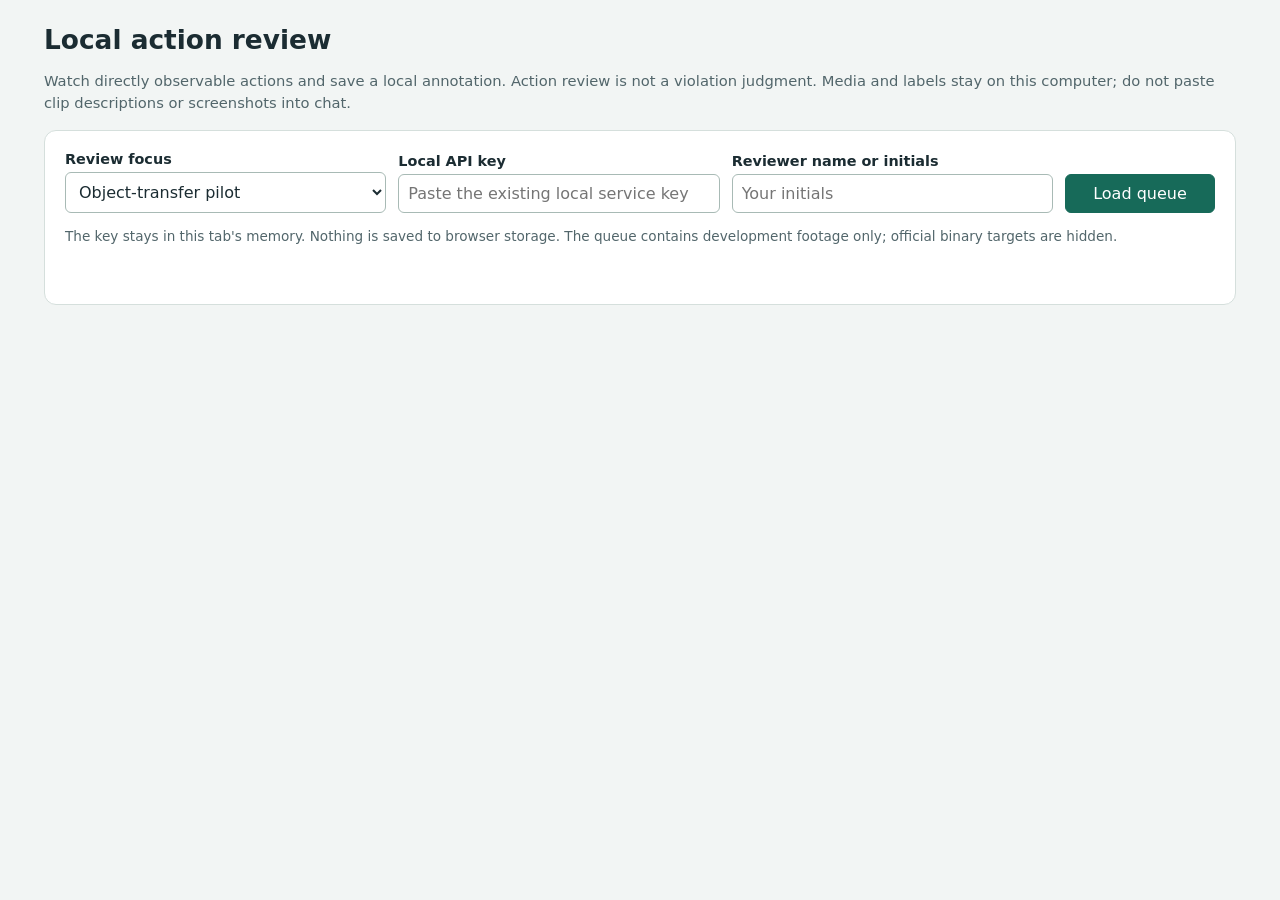
<file: app/action_review.html>
<!doctype html>
<html lang="en">
<head>
  <meta charset="utf-8">
  <meta name="viewport" content="width=device-width,initial-scale=1">
  <title>Local action review</title>
  <style>
    :root{color-scheme:light;font-family:system-ui,sans-serif;color:#1b2c32;background:#f2f5f4}
    *{box-sizing:border-box}body{max-width:1240px;margin:0 auto;padding:24px}h1{font-size:1.65rem;margin:0 0 8px}
    h2{font-size:1.1rem;margin-top:0}p{line-height:1.5}.muted{color:#52666b;font-size:.92rem}
    .panel{background:white;border:1px solid #d5dfdc;border-radius:12px;padding:20px;margin-top:16px}
    .row{display:flex;flex-wrap:wrap;gap:12px;align-items:end}.row>*{flex:1;min-width:130px}
    label{display:block;font-size:.9rem;font-weight:600;margin-bottom:5px}input,select,button{font:inherit;border-radius:6px;padding:9px;border:1px solid #a8bab5;width:100%;background:white;color:inherit}
    button{background:#176a59;color:white;cursor:pointer;border-color:#176a59}button.secondary{background:#eef5f2;color:#185646}button:disabled{opacity:.55;cursor:default}
    input[type=checkbox]{width:auto;margin:0 8px 0 0}input[type=password]{min-width:230px}
    .layout{display:grid;grid-template-columns:minmax(280px,.9fr) minmax(380px,1.1fr);gap:20px}
    video{width:100%;height:500px;background:#142527;border-radius:8px;object-fit:contain}.actions{margin:14px 0}
    .action{display:grid;grid-template-columns:1fr 150px;gap:10px;align-items:center;padding:8px 0;border-bottom:1px solid #edf0ef}.action label{font-weight:400;margin:0}
    #message{min-height:24px;line-height:1.5}.error{color:#a52b25}.success{color:#166347}.check{font-weight:400;line-height:1.45}
    #workspace[hidden]{display:none}.summary{white-space:pre-wrap;font:inherit}.small{font-size:.85rem}
    @media(max-width:800px){body{padding:14px}.layout{grid-template-columns:1fr}video{height:400px}}
  </style>
</head>
<body>
  <h1>Local action review</h1>
  <p class="muted">Watch directly observable actions and save a local annotation. Action review is not a violation judgment. Media and labels stay on this computer; do not paste clip descriptions or screenshots into chat.</p>
  <section class="panel">
    <div class="row">
      <div><label for="mode">Review focus</label><select id="mode"><option value="transfer">Object-transfer pilot</option><option value="general">All action labels</option><option value="pretrained">Pretrained probe (read only)</option></select></div>
      <div><label for="key">Local API key</label><input id="key" type="password" autocomplete="off" spellcheck="false" placeholder="Paste the existing local service key"></div>
      <div><label for="reviewer">Reviewer name or initials</label><input id="reviewer" autocomplete="off" maxlength="64" placeholder="Your initials"></div>
      <div style="flex:0 1 150px"><button id="connect">Load queue</button></div>
    </div>
    <p class="muted small">The key stays in this tab's memory. Nothing is saved to browser storage. The queue contains development footage only; official binary targets are hidden.</p>
    <div id="message" role="status" aria-live="polite"></div>
  </section>
  <main id="workspace" hidden>
    <section class="panel">
      <div class="row">
        <div style="flex:3"><label for="task">Development review task</label><select id="task"></select></div>
        <div style="flex:0 1 140px"><button id="next" class="secondary">Next unreviewed</button></div>
      </div>
      <p id="taskInfo" class="muted"></p>
      <div class="layout">
        <div>
          <video id="video" controls preload="metadata" playsinline></video>
          <div class="row" style="margin-top:10px">
            <button id="anchor" class="secondary">Go to anchor</button>
            <button id="back" class="secondary">Back 2 seconds</button>
            <button id="forward" class="secondary">Forward 2 seconds</button>
          </div>
          <p id="playbackHint" class="muted small">The anchor marks an existing annotation or a review starting point, not a verified action boundary. Watch the interval before labeling; extend it when needed.</p>
        </div>
        <div>
          <div id="pretrainedFields" hidden>
            <h2>Unverified pretrained predictions</h2>
            <p class="muted small">These are uncalibrated scores among 600 pretrained classes, not verified actions, bank-specific confidence or violation findings. No annotation is created. Only the selected training recordings appear here.</p>
            <label for="probeWindow">Video window</label><select id="probeWindow"></select>
            <button id="seekProbe" class="secondary" style="margin-top:8px">Play from selected window</button>
            <label for="probeClass" style="margin-top:14px">Pretrained target class</label><select id="probeClass"></select>
            <button id="strongestProbe" class="secondary" style="margin-top:8px">Show strongest model window (unverified)</button>
            <div id="probePredictions" class="summary muted" style="margin-top:14px"></div>
          </div>
          <div id="annotationFields">
          <h2>Observed interval</h2>
          <p id="proposal" class="muted small" hidden></p>
          <div class="row">
            <div><label for="start">Start (seconds)</label><input id="start" type="number" min="0" step="0.1"></div>
            <div><label for="end">End (seconds)</label><input id="end" type="number" min="0" step="0.1"></div>
          </div>
          <div class="row" style="margin-top:8px">
            <button id="setStart" class="secondary">Set start from player</button>
            <button id="setEnd" class="secondary">Set end from player</button>
          </div>
          <p><label class="check"><input id="entire" type="checkbox">I watched the entire clip; use full-clip coverage.</label></p>
          <label for="visibility">Visibility in the selected interval</label>
          <select id="visibility"><option value="clear">Clear</option><option value="partial">Partial / occluded</option><option value="unobservable">Cannot observe reliably</option></select>
          <div id="transferFields" hidden>
            <p id="transferDefinition" class="muted small"></p>
            <label for="transferChoice">What happens in the watched interval?</label>
            <select id="transferChoice"></select>
            <p class="muted small">For a transfer, mark the whole exchange in at most 8 seconds. For a no-transfer example, watch at least 8 complete seconds. Unclear or hidden exchanges belong in “I cannot tell”.</p>
            <div id="evidenceFields" hidden>
              <label for="evidence">Supporting frame (seconds)</label><input id="evidence" type="number" min="0" step="0.01" placeholder="Choose a supporting frame">
              <button id="setEvidence" class="secondary" style="margin-top:8px">Use current player frame</button>
              <p><label class="check"><input id="evidenceConfirmed" type="checkbox">This frame visibly supports the exchange between two people.</label></p>
            </div>
            <p id="absenceField" hidden><label class="check"><input id="absenceConfirmed" type="checkbox">I checked the complete selected interval and saw no transfer between people.</label></p>
          </div>
          <div id="actions" class="actions"></div>
          <p id="generalHint" class="muted small">Present = directly observed. Absent = watched the complete selected interval and did not observe it. Unknown = not checked or unclear. A routine action can occur in either official video class.</p>
          <label id="statusLabel" for="status">Review outcome</label>
          <select id="status"><option value="verified">Human reviewed</option><option value="ambiguous">Ambiguous / needs another review</option></select>
          <p><label class="check"><input id="watched" type="checkbox">I watched the selected coverage and checked these action labels.</label></p>
          <button id="save">Save local review</button>
          <p id="saved" class="muted small" aria-live="polite"></p>
          </div>
        </div>
      </div>
    </section>
    <section class="panel"><h2>Review progress</h2><div id="summary" class="summary muted"></div></section>
  </main>
<script>
'use strict';
const $ = id => document.getElementById(id);
let tasks = [], vocabulary = [], selected = null, objectUrl = null, loadToken = 0;
let mediaController = null, clearMediaListeners = null;
let playableTaskId = null, saving = false;
let reviewMode = 'transfer';
if(window.location.hash==='#pretrained')$('mode').value='pretrained';
const player = $('video');
const reviewBase = () => '/api/review'+(reviewMode==='general'?'':'/'+reviewMode);
function message(text, isError=false) { $('message').textContent=text; $('message').className=isError?'error':'success'; }
function updateSaveState() { $('save').disabled=reviewMode==='pretrained'||saving||!selected||playableTaskId!==selected.task_id; }
async function api(path, options={}) {
  const headers={...(options.headers||{}),'X-API-Key':$('key').value.trim()};
  const response=await fetch(path,{...options,headers,cache:'no-store',credentials:'omit'});
  if(!response.ok) {
    let detail='Local request failed ('+response.status+').';
    try { const body=await response.json(); if(typeof body.detail==='string')detail=body.detail; } catch(_) {}
    throw new Error(detail);
  }
  return response;
}
function taskText(task,index) {
  return 'Task '+String(index+1).padStart(2,'0')+' · '+task.task_id.slice(0,8)+' · '+(task.pool?task.pool+' pool · ':'')+task.duration_sec.toFixed(1)+' sec · '+task.review_status;
}
function drawTasks() {
  $('task').replaceChildren(...tasks.map((task,index)=>{
    const option=document.createElement('option'); option.value=task.task_id; option.textContent=taskText(task,index);return option;
  }));
  if(selected)$('task').value=selected.task_id;
}
function drawActions() {
  $('actions').replaceChildren(...vocabulary.map(action=>{
    const row=document.createElement('div');row.className='action';
    const label=document.createElement('label');label.htmlFor='action-'+action.action_id;label.textContent=action.label;
    const select=document.createElement('select');select.id=label.htmlFor;select.dataset.actionId=action.action_id;
    for(const [value,text] of [['unknown','Unknown'],['present','Present'],['absent','Absent']]) {
      const option=document.createElement('option');option.value=value;option.textContent=text;select.append(option);
    }
    row.append(label,select);return row;
  }));
}
function drawProbeWindow() {
  if(reviewMode!=='pretrained'||!selected)return;
  const window=selected.windows[Number($('probeWindow').value)];
  $('probePredictions').textContent=window.predictions.map(item=>item.label+': uncalibrated softmax '+
    item.score.toPrecision(4)+' · rank '+item.rank_1based+' / 600').join('\n');
}
async function refreshSummary() {
  const data=await (await api(reviewBase()+'/summary')).json();
  if(reviewMode==='pretrained'){
    $('summary').textContent=data.train_recordings+' training recordings · '+data.windows+' analyzed windows.\n'+
      'Blind recordings: '+data.blind_recordings+'; holdout recordings: '+data.holdout_recordings+'.\n'+
      'Read-only model predictions. Verified labels created: 0. No action-accuracy score is established.';
    return;
  }
  if(reviewMode==='transfer'){
    $('summary').textContent='Reviewed '+data.human_reviewed_tasks+' / '+data.tasks+' tasks; '+data.ambiguous_tasks+' uncertain.\n'+
      ['train','blind'].map(pool=>pool+' pool: '+data.pools[pool].positive_groups+' transfer recordings, '+data.pools[pool].hard_negative_groups+' relocation/contact counterexample recordings. Need 4 of each from 8 distinct recordings.').join('\n')+
      '\nBackground reviews are saved but do not fill the hard-counterexample quota. These counts are not a final balanced selection.';
    return;
  }
  // The summary endpoint returns aggregate counts only.
  $('summary').textContent=Object.entries(data).map(([key,value])=>key.replaceAll('_',' ')+': '+(typeof value==='object'?JSON.stringify(value):value)).join('\n');
}
async function chooseTask(taskId) {
  const token=++loadToken;
  if(mediaController)mediaController.abort();
  mediaController=new AbortController();
  if(clearMediaListeners){clearMediaListeners();clearMediaListeners=null;}
  playableTaskId=null;updateSaveState();
  player.pause();player.removeAttribute('src');player.load();
  if(objectUrl){URL.revokeObjectURL(objectUrl);objectUrl=null;}
  selected=tasks.find(task=>task.task_id===taskId);
  if(!selected)return;
  const probe=reviewMode==='pretrained';
  $('annotationFields').hidden=probe;$('pretrainedFields').hidden=!probe;
  $('next').textContent=probe?'Next recording':'Next unreviewed';
  $('playbackHint').textContent=probe?'Select a model window to seek the original video. Predictions remain unverified and cannot be saved as labels here.':
    'The anchor marks an existing annotation or a review starting point, not a verified action boundary. Watch the interval before labeling; extend it when needed.';
  if(probe){
    $('probeWindow').replaceChildren(...selected.windows.map((window,index)=>{
      const option=document.createElement('option');option.value=index;
      option.textContent=window.start_sec.toFixed(2)+'–'+window.end_sec.toFixed(2)+' seconds';return option;
    }));
    $('probeClass').replaceChildren(...selected.windows[0].predictions.map(item=>{
      const option=document.createElement('option');option.value=item.label;option.textContent=item.label;return option;
    }));
    drawProbeWindow();
  }
  drawActions();$('watched').checked=false;$('entire').checked=false;$('visibility').value='clear';$('status').value='verified';$('saved').textContent='';
  $('start').value=selected.interval.start_sec.toFixed(2);$('end').value=String(selected.interval.end_sec);
  $('start').max=selected.duration_sec;$('end').max=selected.duration_sec;
  $('start').disabled=false;$('end').disabled=false;
  $('anchor').disabled=selected.anchor_sec===null;
  $('taskInfo').textContent='Task '+selected.task_id+' · Duration '+selected.duration_sec.toFixed(2)+' seconds. '+(selected.ambiguous_anchor?'Multiple official anchors disagree; each remains a separate review task. ':'')+'Current status: '+selected.review_status+'.';
  $('transferFields').hidden=reviewMode!=='transfer';
  for(const id of ['actions','generalHint','statusLabel','status'])$(id).hidden=reviewMode==='transfer';
  $('transferChoice').value='';$('evidence').value='';$('evidenceConfirmed').checked=false;$('absenceConfirmed').checked=false;
  $('evidenceFields').hidden=true;$('absenceField').hidden=true;
  if(reviewMode==='transfer'&&selected.human_review){
    const previous=selected.human_review;
    $('transferChoice').value=previous.choice;$('start').value=previous.interval.start_sec;$('end').value=previous.interval.end_sec;
    $('visibility').value=previous.visibility;$('evidence').value=previous.evidence_sec??'';
    $('entire').checked=previous.coverage==='entire_clip';$('start').disabled=$('end').disabled=$('entire').checked;
    updateTransferChoice();
  }
  $('proposal').hidden=!selected.proposal;
  if(selected.proposal){const proposed=selected.proposal.actions.map(action=>(vocabulary.find(item=>item.action_id===action.action_id)?.label||action.action_id)+': '+action.presence).join('; ');$('proposal').textContent='Unverified local model proposal ('+selected.proposal.model_id+'): '+proposed+'. Check the footage independently; form values are not filled from this proposal.';}
  updateSaveState();message('Loading local media…');
  try {
    const response=await api(reviewBase()+'/media/'+encodeURIComponent(selected.task_id),{signal:mediaController.signal});
    const blob=await response.blob();
    if(token!==loadToken)return;
    const mediaTaskId=selected.task_id;
    const current=()=>token===loadToken&&selected?.task_id===mediaTaskId;
    const metadata=()=>{
      if(!current())return;
      const start=Number($('start').value);
      if(Number.isFinite(start))player.currentTime=Math.max(0,Math.min(player.duration,start));
    };
    const canPlay=()=>{
      if(!current()||player.error||player.readyState<3)return;
      playableTaskId=mediaTaskId;updateSaveState();
      message(probe?'Ready. Inspect the unverified predictions alongside the original video.':'Ready. Watch the selected interval and mark only what is observable.');
    };
    const playbackError=()=>{
      if(!current())return;
      playableTaskId=null;updateSaveState();
      const reasons={1:'Playback was interrupted.',2:'The browser could not read the local media.',3:'The browser could not decode this video.',4:'This browser does not support this video format.'};
      message((reasons[player.error?.code]||'Local video playback failed.')+' Review saving is disabled. Try loading the task again or use a browser with H.264 video support.',true);
    };
    player.addEventListener('loadedmetadata',metadata);
    player.addEventListener('canplay',canPlay);
    player.addEventListener('error',playbackError);
    clearMediaListeners=()=>{
      player.removeEventListener('loadedmetadata',metadata);
      player.removeEventListener('canplay',canPlay);
      player.removeEventListener('error',playbackError);
    };
    objectUrl=URL.createObjectURL(blob);player.src=objectUrl;player.load();
    message('Checking local video playback…');
  } catch(error) {if(error.name!=='AbortError')message(error.message,true);}
}
$('connect').addEventListener('click',async()=>{
  $('connect').disabled=true;
  try {
    reviewMode=$('mode').value;
    const data=await (await api(reviewBase()+'/tasks')).json();tasks=data.tasks;vocabulary=data.actions;
    $('transferDefinition').textContent=data.definition||'';
    $('transferChoice').replaceChildren(...[{value:'',label:'Choose after watching'},...(data.choices||[])].map(item=>{
      const option=document.createElement('option');option.value=item.value;option.textContent=item.label;return option;
    }));
    drawTasks();$('workspace').hidden=false;await refreshSummary();
    const first=tasks.find(task=>task.review_status!=='verified')||tasks[0];
    if(first){$('task').value=first.task_id;await chooseTask(first.task_id);}else message('No development review tasks are available.');
  } catch(error){message(error.message,true);}finally{$('connect').disabled=false;}
});
$('mode').addEventListener('change',()=>{
  ++loadToken;if(mediaController)mediaController.abort();player.pause();player.removeAttribute('src');player.load();
  if(objectUrl){URL.revokeObjectURL(objectUrl);objectUrl=null;}
  selected=null;playableTaskId=null;tasks=[];$('workspace').hidden=true;updateSaveState();
  message('Click Load queue to open this review focus.');
});
function updateTransferChoice(){
  const value=$('transferChoice').value;
  $('evidenceFields').hidden=value!=='transfer';
  $('absenceField').hidden=!['same_person_relocation','contact_only','background'].includes(value);
  $('evidenceConfirmed').checked=false;$('absenceConfirmed').checked=false;
}
$('transferChoice').addEventListener('change',updateTransferChoice);
$('setEvidence').addEventListener('click',()=>{$('evidence').value=player.currentTime.toFixed(2);$('evidenceConfirmed').checked=false;});
$('task').addEventListener('change',()=>chooseTask($('task').value));
$('probeWindow').addEventListener('change',drawProbeWindow);
$('strongestProbe').addEventListener('click',()=>{
  if(reviewMode!=='pretrained'||!selected)return;
  const label=$('probeClass').value;
  const score=window=>window.predictions.find(item=>item.label===label).score;
  let best=0;selected.windows.forEach((window,index)=>{if(score(window)>score(selected.windows[best]))best=index;});
  $('probeWindow').value=String(best);drawProbeWindow();
  if(playableTaskId===selected.task_id)player.currentTime=selected.windows[best].start_sec;
  message('Model-selected window, unverified. A higher score does not establish that the action happened.');
});
$('seekProbe').addEventListener('click',()=>{
  if(reviewMode!=='pretrained'||!selected||playableTaskId!==selected.task_id)return;
  player.currentTime=selected.windows[Number($('probeWindow').value)].start_sec;
  player.play().catch(()=>message('Press Play in the video player.'));
});
$('next').addEventListener('click',()=>{
  if(!tasks.length)return;const index=tasks.findIndex(task=>task.task_id===selected?.task_id);
  if(reviewMode==='pretrained'){const task=tasks[(index+1)%tasks.length];$('task').value=task.task_id;chooseTask(task.task_id);return;}
  let next=null;for(let step=1;step<=tasks.length;step++){const task=tasks[(index+step)%tasks.length];if(task.review_status!=='verified'){next=task;break;}}
  if(next){$('task').value=next.task_id;chooseTask(next.task_id);}else message('All queued tasks have a human review. Revisit any uncertain interval if needed.');
});
$('anchor').addEventListener('click',()=>{if(selected?.anchor_sec!==null)player.currentTime=Math.max(0,selected.anchor_sec-2);});
$('back').addEventListener('click',()=>{player.currentTime=Math.max(0,player.currentTime-2);});
$('forward').addEventListener('click',()=>{player.currentTime=Math.min(player.duration||0,player.currentTime+2);});
$('setStart').addEventListener('click',()=>{if(!$('entire').checked)$('start').value=player.currentTime.toFixed(2);});
$('setEnd').addEventListener('click',()=>{if(!$('entire').checked&&selected)$('end').value=Math.min(selected.duration_sec,Number(player.currentTime.toFixed(2)));});
$('entire').addEventListener('change',()=>{
  const all=$('entire').checked;$('start').disabled=all;$('end').disabled=all;
  if(all&&selected){$('start').value='0';$('end').value=selected.duration_sec;}
});
$('save').addEventListener('click',async()=>{
  if(saving)return;
  const taskId=selected?.task_id;
  try {
    if(reviewMode==='pretrained')throw new Error('Pretrained predictions are read only and cannot be saved as verified labels.');
    if(!selected)throw new Error('Choose a review task first.');
    if(playableTaskId!==taskId||player.error)throw new Error('Wait until this video is playable before saving a review.');
    const reviewer=$('reviewer').value.trim();if(!reviewer)throw new Error('Enter your reviewer name or initials.');
    if(!$('watched').checked)throw new Error('Watch the selected coverage and confirm that you checked the labels.');
    const start=Number($('start').value),end=Number($('end').value);
    if(!Number.isFinite(start)||!Number.isFinite(end)||start<0||end<=start||end>selected.duration_sec)throw new Error('Choose an interval within the clip, with end after start.');
    let review;
    if(reviewMode==='transfer'){
      const choice=$('transferChoice').value;
      if(!choice)throw new Error('Choose what happened after watching the interval.');
      if(choice!=='uncertain'&&$('visibility').value!=='clear')throw new Error('Choose “I cannot tell” when the exchange is hidden or unclear.');
      const evidence=choice!=='transfer'||$('evidence').value===''?null:Number($('evidence').value);
      if(choice==='transfer'&&(end-start>8||evidence===null||evidence<start||evidence>end||!$('evidenceConfirmed').checked))throw new Error('Mark the whole transfer in at most 8 seconds, select a supporting frame inside it and confirm the evidence.');
      if(['same_person_relocation','contact_only','background'].includes(choice)&&(end-start<8||!$('absenceConfirmed').checked))throw new Error('A counterexample needs at least 8 fully watched seconds and the no-transfer confirmation.');
      review={task_id:taskId,reviewer_id:reviewer,choice,interval:{start_sec:start,end_sec:end},
        coverage:$('entire').checked?'entire_clip':'interval',visibility:$('visibility').value,watched:true,
        evidence_sec:evidence,evidence_confirmed:$('evidenceConfirmed').checked,absence_confirmed:$('absenceConfirmed').checked};
    }else{
      let actions=Array.from($('actions').querySelectorAll('select')).map(select=>({action_id:select.dataset.actionId,presence:select.value}));
      if($('status').value==='verified'){
        actions=actions.filter(action=>action.presence!=='unknown');
        if(!actions.length)throw new Error('Check at least one action, or save this interval as ambiguous.');
        if(actions.some(action=>action.action_id==='unknown_observable_action'))throw new Error('An unclassified action must be saved as ambiguous.');
        if($('visibility').value==='unobservable'||($('visibility').value!=='clear'&&actions.some(action=>action.presence==='absent')))throw new Error('Reliable action absence requires clear interval visibility.');
      }
      review={task_id:taskId,reviewer_id:reviewer,status:$('status').value,interval:{start_sec:start,end_sec:end},
        coverage:$('entire').checked?'entire_clip':'interval',visibility:$('visibility').value,actions,provenance:{kind:'human_review'}};
    }
    saving=true;updateSaveState();
    const result=await (await api(reviewBase()+'/labels',{method:'POST',headers:{'Content-Type':'application/json'},body:JSON.stringify(review)})).json();
    const savedTask=tasks.find(task=>task.task_id===taskId);
    if(savedTask){
      savedTask.review_status=result.status;
      if(reviewMode==='transfer')savedTask.human_review={choice:review.choice,interval:review.interval,
        coverage:review.coverage,visibility:review.visibility,evidence_sec:review.evidence_sec,revision:result.revision};
    }
    drawTasks();await refreshSummary();
    if(selected?.task_id===taskId){
      $('saved').textContent='Saved locally as revision '+result.revision+'. Previous revisions are preserved.';
      message('Review saved. Continue with Next unreviewed.');
    }
  } catch(error){if(!taskId||selected?.task_id===taskId)message(error.message,true);}
  finally{saving=false;updateSaveState();}
});
window.addEventListener('beforeunload',()=>{if(clearMediaListeners)clearMediaListeners();if(objectUrl)URL.revokeObjectURL(objectUrl);if(mediaController)mediaController.abort();});
</script>
</body>
</html>
</file>
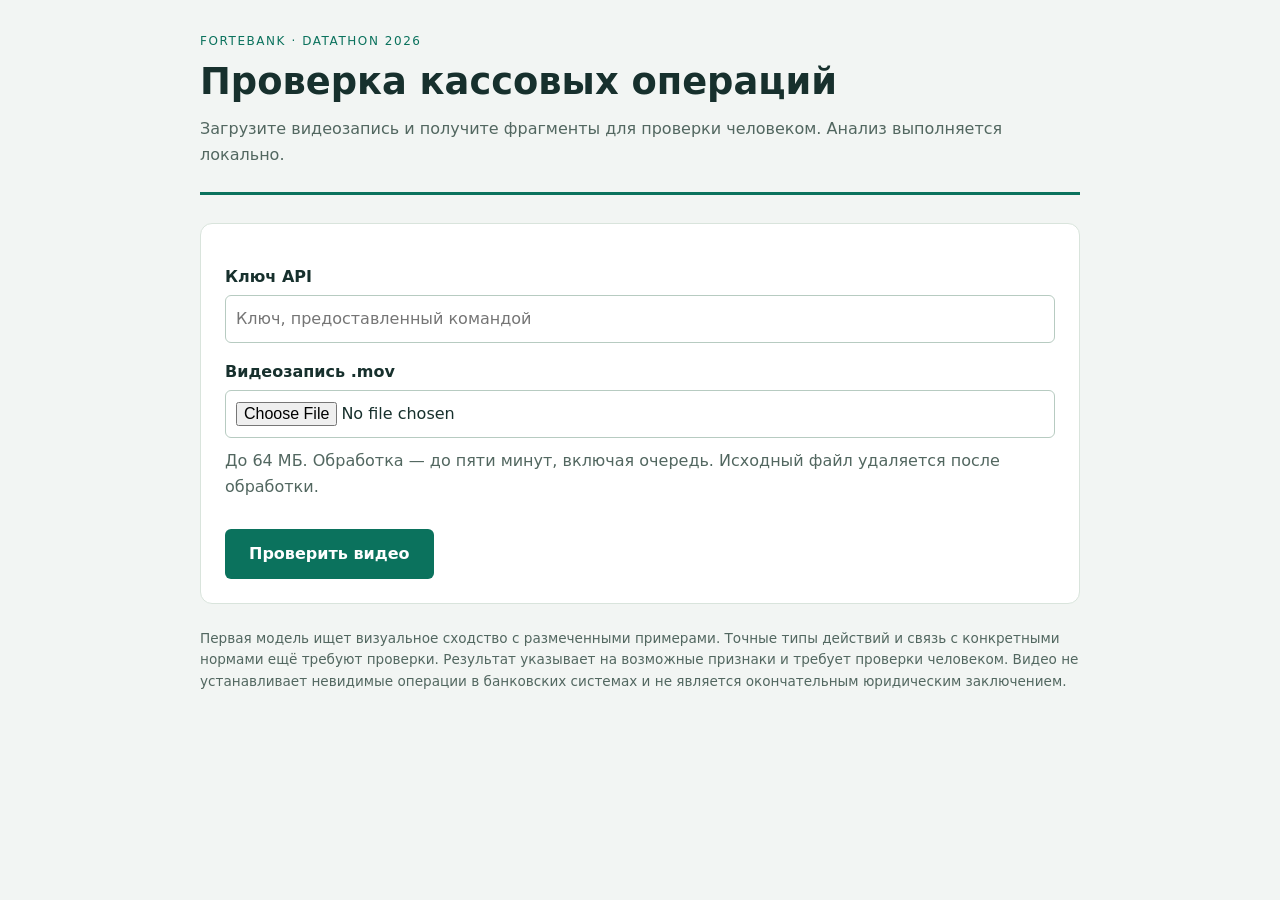
<file: app/video_ui.html>
<!doctype html>
<html lang="ru">
<meta charset="utf-8">
<meta name="viewport" content="width=device-width,initial-scale=1">
<title>ForteBank · Проверка кассовых операций</title>
<style>
:root{font:16px/1.6 system-ui,sans-serif;color:#17302d;background:#f2f5f3}*{box-sizing:border-box}body{max-width:920px;margin:0 auto;padding:32px 20px}header{border-bottom:3px solid #0b725d;margin-bottom:28px;padding-bottom:14px}.eyebrow{font-size:.75rem;letter-spacing:.13em;text-transform:uppercase;color:#0b725d}h1{font-size:clamp(1.6rem,5vw,2.3rem);line-height:1.2;margin:9px 0 12px}h2{font-size:1.25rem}p{margin:10px 0}.muted{color:#526760}section{background:white;padding:24px;border:1px solid #d9e4dc;border-radius:12px;margin:18px 0}label{display:block;font-weight:600;margin:16px 0 6px}input{display:block;width:100%;font:inherit;padding:10px;border:1px solid #b7cbc1;border-radius:6px}button{font:inherit;font-weight:600;background:#0b725d;color:white;border:0;border-radius:6px;padding:12px 24px;margin-top:20px;cursor:pointer}button:disabled{background:#79988d;cursor:wait}.status{padding:16px;background:#eef5f1;border-left:4px solid #0b725d}.failed{border-color:#b23c34;background:#fff0ee}.event{border-top:1px solid #d9e4dc;padding-top:18px;margin-top:18px}.frames{display:flex;flex-wrap:wrap;gap:14px}figure{margin:0;flex:1;min-width:180px;max-width:310px}figure img{display:block;max-width:100%;border-radius:5px}figcaption{font-size:.85rem;color:#526760}footer{font-size:.85rem;color:#526760;margin-top:24px}[hidden]{display:none!important}
</style>
<header><div class="eyebrow">ForteBank · Datathon 2026</div><h1>Проверка кассовых операций</h1><p class="muted">Загрузите видеозапись и получите фрагменты для проверки человеком. Анализ выполняется локально.</p></header>
<section><form id="upload"><label for="api-key">Ключ API</label><input id="api-key" type="password" autocomplete="off" required placeholder="Ключ, предоставленный командой"><label for="file">Видеозапись .mov</label><input id="file" type="file" accept=".mov,video/quicktime" required><p class="muted">До 64 МБ. Обработка — до пяти минут, включая очередь. Исходный файл удаляется после обработки.</p><button id="submit" type="submit">Проверить видео</button></form></section>
<section id="result" hidden aria-live="polite"><div id="status" class="status"></div><div id="events"></div></section>
<footer>Первая модель ищет визуальное сходство с размеченными примерами. Точные типы действий и связь с конкретными нормами ещё требуют проверки. Результат указывает на возможные признаки и требует проверки человеком. Видео не устанавливает невидимые операции в банковских системах и не является окончательным юридическим заключением.</footer>
<script>
const form=document.getElementById('upload'),button=document.getElementById('submit'),statusBox=document.getElementById('status'),events=document.getElementById('events'),resultBox=document.getElementById('result');
const delay=ms=>new Promise(resolve=>setTimeout(resolve,ms));
function setStatus(message,failed=false){resultBox.hidden=false;statusBox.textContent=message;statusBox.className=failed?'status failed':'status';}
function node(tag,text,parent){const element=document.createElement(tag);element.textContent=text;parent.appendChild(element);return element;}
function seconds(value){const whole=Math.floor(value);return String(Math.floor(whole/60)).padStart(2,'0')+':'+String(whole%60).padStart(2,'0')+' ('+value.toFixed(1)+' с)';}
async function responseJson(response){let data;try{data=await response.json();}catch{throw new Error('Сервис вернул непонятный ответ.');}if(!response.ok){if(response.status===401)throw new Error('Проверьте ключ API.');if(response.status===503)throw new Error('Сервис занят или ещё не настроен. Повторите попытку позже.');throw new Error(typeof data.detail==='string'?data.detail:'Не удалось принять видео.');}return data;}
function showResult(data){if(data.status==='failed'){setStatus('Обработка не завершена: файл не удалось проанализировать в отведённое время. Это не означает отсутствие нарушения.',true);return;}setStatus(data.verdict==='violation'?'Обнаружены признаки возможных нарушений':'Нарушение не обнаружено. Результат ограничен возможностями текущей модели.');for(const event of data.violations){const card=node('article','',events);card.className='event';node('h2',event.type+' · '+seconds(event.timecode_sec),card);node('p',event.description,card);const frames=node('div','',card);frames.className='frames';for(const frame of event.evidence_frames){const figure=node('figure','',frames),image=document.createElement('img');image.src='data:image/jpeg;base64,'+frame.image_base64;image.alt='Кадр для проверки, '+seconds(frame.timestamp_sec);figure.appendChild(image);node('figcaption',seconds(frame.timestamp_sec),figure);}}}
form.addEventListener('submit',async event=>{event.preventDefault();button.disabled=true;events.replaceChildren();const key=document.getElementById('api-key').value;const video=document.getElementById('file').files[0];const started=Date.now();try{if(!video||!video.name.toLowerCase().endsWith('.mov'))throw new Error('Выберите видео в формате .mov.');if(video.size>64*1024*1024)throw new Error('Видео превышает 64 МБ.');const body=new FormData();body.append('file',video);setStatus('Видео загружается…');const accepted=await responseJson(await fetch('/api/v1/analyze',{method:'POST',headers:{'X-API-Key':key},body,signal:AbortSignal.timeout(300000)}));while(true){if(Date.now()-started>=300000)throw new Error('Время ожидания истекло. Анализ не считается завершённым.');setStatus('Видео обрабатывается локально… '+Math.floor((Date.now()-started)/1000)+' с');const remaining=300000-(Date.now()-started);const data=await responseJson(await fetch('/api/v1/jobs/'+encodeURIComponent(accepted.job_id),{headers:{'X-API-Key':key},cache:'no-store',signal:AbortSignal.timeout(Math.min(remaining,15000))}));if(data.status==='done'||data.status==='failed'){showResult(data);break;}await delay(1000);}}catch(error){setStatus(error.name==='TimeoutError'?'Время ожидания истекло. Обработка не подтверждена.':error.message,true);}finally{button.disabled=false;}});
</script>
</html>
</file>
